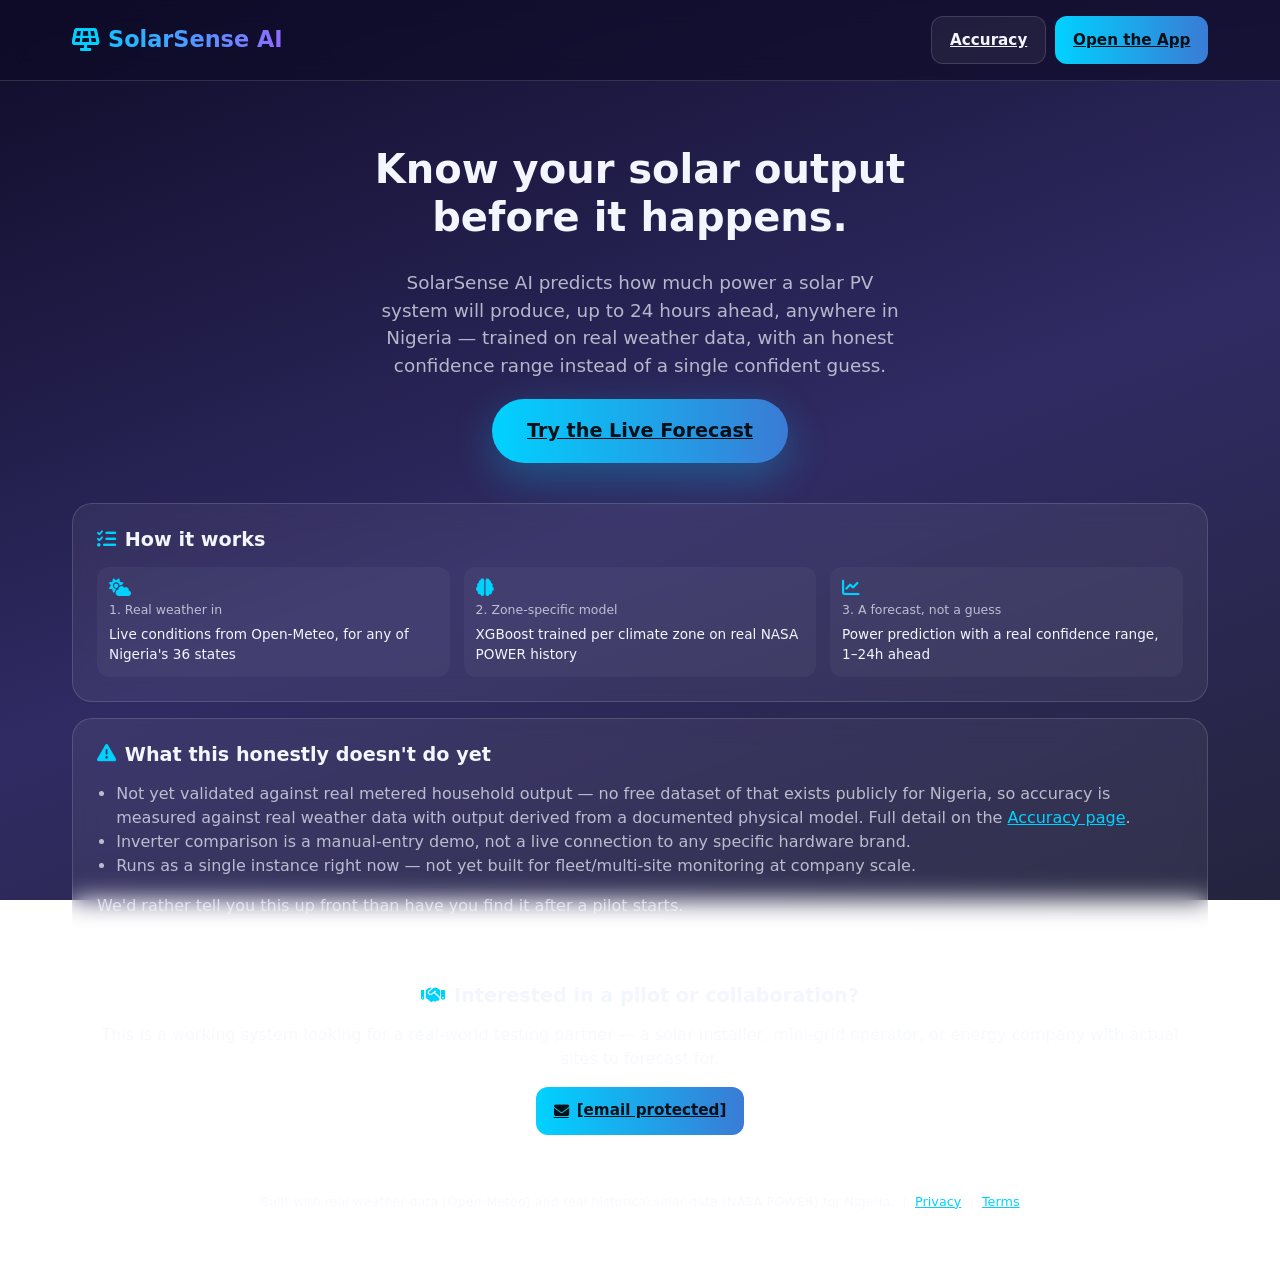
<file: templates/about.html>
<!DOCTYPE html>
<html lang="en">
<head>
<meta charset="UTF-8">
<meta name="viewport" content="width=device-width, initial-scale=1">
<title>SolarSense AI — Solar Power Forecasting for Nigeria</title>
<link rel="stylesheet" href="https://cdn.jsdelivr.net/npm/bootstrap@5.3.3/dist/css/bootstrap.min.css">
<link rel="stylesheet" href="https://cdnjs.cloudflare.com/ajax/libs/font-awesome/6.5.2/css/all.min.css">
<link rel="stylesheet" href="/static/css/style.css">
</head>
<body>
<header class="ss-header">
  <div class="ss-header-inner">
    <a href="/" class="ss-brand" style="text-decoration:none;">
      <i class="fa-solid fa-solar-panel ss-brand-icon"></i> SolarSense AI
    </a>
    <div class="ss-header-actions">
      <a href="/accuracy" class="ss-btn-ghost">Accuracy</a>
      <a href="/" class="ss-btn-primary">Open the App</a>
    </div>
  </div>
</header>

<main class="ss-main">
  <section class="ss-hero" style="max-width:720px;">
    <h1 style="font-weight:800;">Know your solar output before it happens.</h1>
    <p class="ss-tagline">
      SolarSense AI predicts how much power a solar PV system will produce, up to 24 hours ahead,
      anywhere in Nigeria — trained on real weather data, with an honest confidence range instead
      of a single confident guess.
    </p>
    <a href="/" class="ss-hero-btn"><span class="ss-hero-btn-glow"></span> Try the Live Forecast</a>
  </section>

  <div class="ss-dashboard">

    <div class="ss-card">
      <h2 class="ss-card-title"><i class="fa-solid fa-list-check"></i> How it works</h2>
      <div class="ss-conditions-grid">
        <div class="ss-condition"><i class="fa-solid fa-cloud-sun"></i><span class="ss-cond-label">1. Real weather in</span><span class="ss-cond-value" style="font-size:0.85rem;font-weight:500;">Live conditions from Open-Meteo, for any of Nigeria's 36 states</span></div>
        <div class="ss-condition"><i class="fa-solid fa-brain"></i><span class="ss-cond-label">2. Zone-specific model</span><span class="ss-cond-value" style="font-size:0.85rem;font-weight:500;">XGBoost trained per climate zone on real NASA POWER history</span></div>
        <div class="ss-condition"><i class="fa-solid fa-chart-line"></i><span class="ss-cond-label">3. A forecast, not a guess</span><span class="ss-cond-value" style="font-size:0.85rem;font-weight:500;">Power prediction with a real confidence range, 1–24h ahead</span></div>
      </div>
    </div>

    <div class="ss-card">
      <h2 class="ss-card-title"><i class="fa-solid fa-triangle-exclamation"></i> What this honestly doesn't do yet</h2>
      <ul style="color:var(--text-secondary); padding-left:1.2rem;">
        <li>Not yet validated against real metered household output — no free dataset of that exists publicly for Nigeria, so accuracy is measured against real weather data with output derived from a documented physical model. Full detail on the <a href="/accuracy">Accuracy page</a>.</li>
        <li>Inverter comparison is a manual-entry demo, not a live connection to any specific hardware brand.</li>
        <li>Runs as a single instance right now — not yet built for fleet/multi-site monitoring at company scale.</li>
      </ul>
      <p style="color:var(--text-secondary); margin-bottom:0;">We'd rather tell you this up front than have you find it after a pilot starts.</p>
    </div>

    <div class="ss-card ss-card-center">
      <h2 class="ss-card-title"><i class="fa-solid fa-handshake"></i> Interested in a pilot or collaboration?</h2>
      <p style="color:var(--text-secondary)">This is a working system looking for a real-world testing partner — a solar installer, mini-grid operator, or energy company with actual sites to forecast for.</p>
      <a href="mailto:[email protected]" class="ss-btn-primary"><i class="fa-solid fa-envelope"></i> [email protected]</a>
    </div>

  </div>

  <footer class="ss-footer">
    <p>Built with real weather data (Open-Meteo) and real historical solar data (NASA POWER) for Nigeria.
    &nbsp;|&nbsp; <a href="/privacy">Privacy</a> &nbsp;|&nbsp; <a href="/terms">Terms</a></p>
  </footer>
</main>
</body>
</html>
</file>
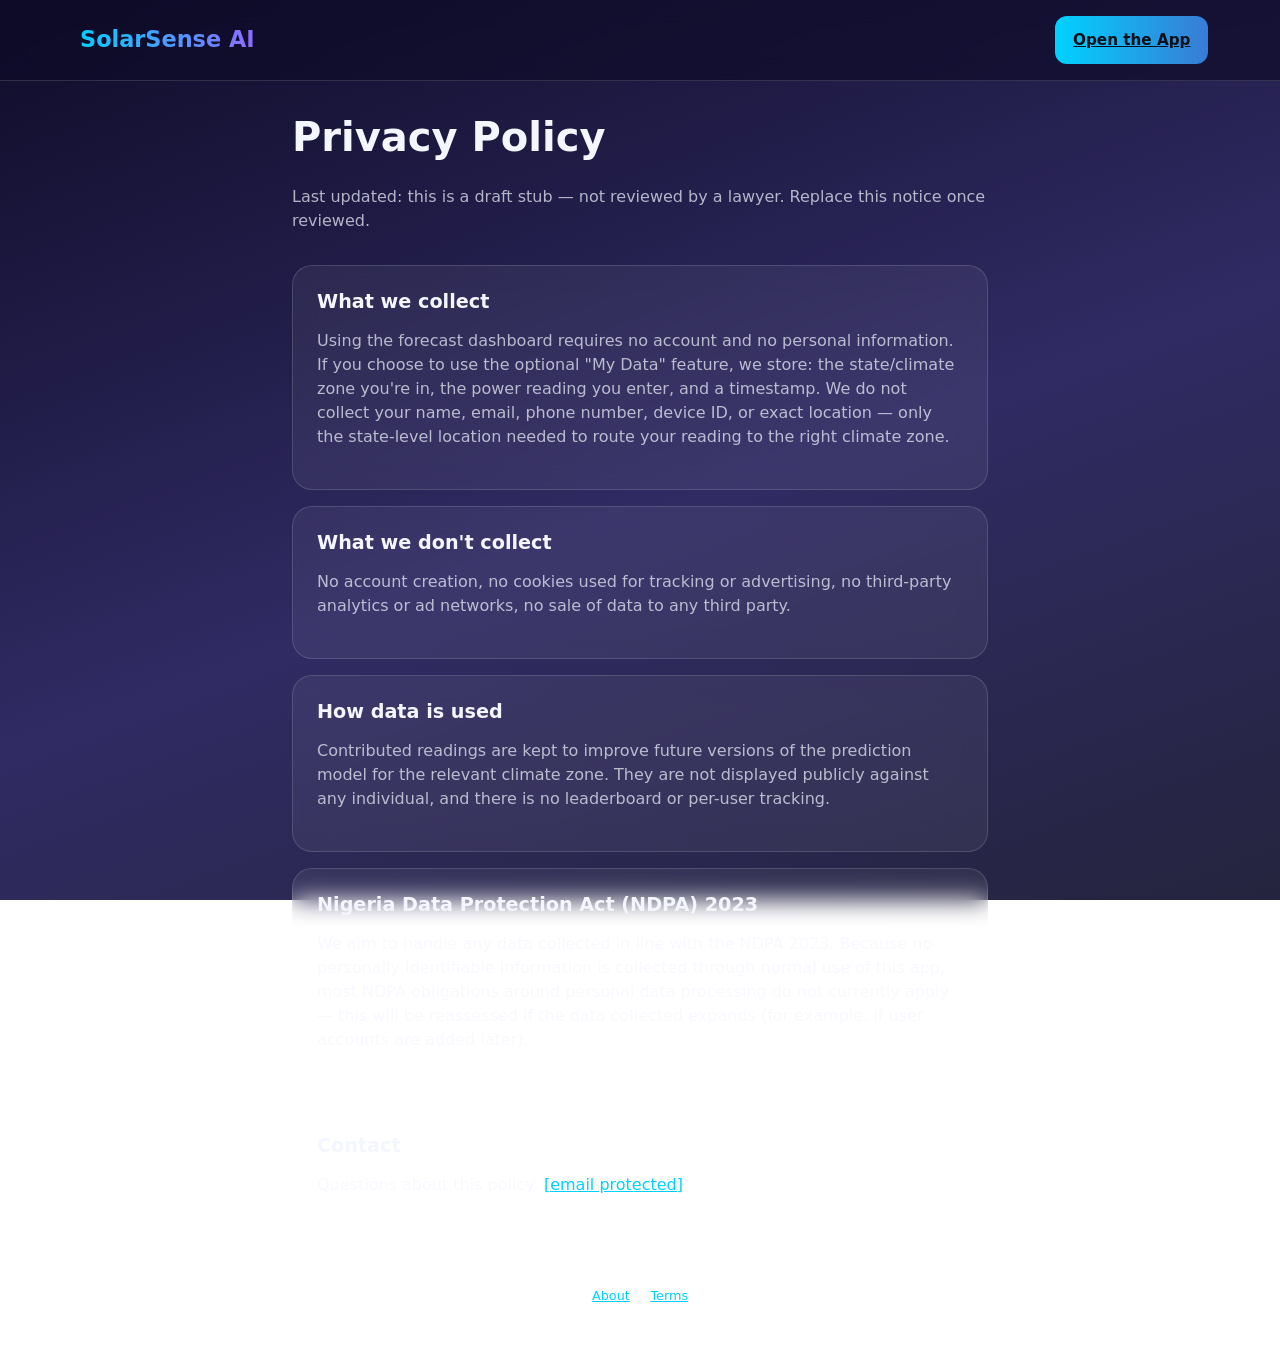
<file: templates/privacy.html>
<!DOCTYPE html>
<html lang="en">
<head>
<meta charset="UTF-8">
<meta name="viewport" content="width=device-width, initial-scale=1">
<title>Privacy Policy — SolarSense AI</title>
<link rel="stylesheet" href="https://cdn.jsdelivr.net/npm/bootstrap@5.3.3/dist/css/bootstrap.min.css">
<link rel="stylesheet" href="/static/css/style.css">
</head>
<body>
<header class="ss-header">
  <div class="ss-header-inner">
    <a href="/" class="ss-brand" style="text-decoration:none;"><i class="fa-solid fa-solar-panel ss-brand-icon"></i> SolarSense AI</a>
    <div class="ss-header-actions"><a href="/" class="ss-btn-primary">Open the App</a></div>
  </div>
</header>
<main class="ss-main">
  <div class="ss-dashboard" style="max-width:760px; margin:2rem auto;">
    <h1 style="font-weight:800;">Privacy Policy</h1>
    <p style="color:var(--text-secondary)">Last updated: this is a draft stub — not reviewed by a lawyer. Replace this notice once reviewed.</p>

    <div class="ss-card">
      <h2 class="ss-card-title">What we collect</h2>
      <p style="color:var(--text-secondary)">
        Using the forecast dashboard requires no account and no personal information. If you choose to
        use the optional "My Data" feature, we store: the state/climate zone you're in, the power reading
        you enter, and a timestamp. We do not collect your name, email, phone number, device ID, or exact
        location — only the state-level location needed to route your reading to the right climate zone.
      </p>
    </div>

    <div class="ss-card">
      <h2 class="ss-card-title">What we don't collect</h2>
      <p style="color:var(--text-secondary)">
        No account creation, no cookies used for tracking or advertising, no third-party analytics or ad
        networks, no sale of data to any third party.
      </p>
    </div>

    <div class="ss-card">
      <h2 class="ss-card-title">How data is used</h2>
      <p style="color:var(--text-secondary)">
        Contributed readings are kept to improve future versions of the prediction model for the relevant
        climate zone. They are not displayed publicly against any individual, and there is no leaderboard
        or per-user tracking.
      </p>
    </div>

    <div class="ss-card">
      <h2 class="ss-card-title">Nigeria Data Protection Act (NDPA) 2023</h2>
      <p style="color:var(--text-secondary)">
        We aim to handle any data collected in line with the NDPA 2023. Because no personally identifiable
        information is collected through normal use of this app, most NDPA obligations around personal
        data processing do not currently apply — this will be reassessed if the data collected expands
        (for example, if user accounts are added later).
      </p>
    </div>

    <div class="ss-card">
      <h2 class="ss-card-title">Contact</h2>
      <p style="color:var(--text-secondary); margin-bottom:0;">Questions about this policy: <a href="mailto:[email protected]">[email protected]</a></p>
    </div>
  </div>
  <footer class="ss-footer"><p><a href="/about">About</a> &nbsp;|&nbsp; <a href="/terms">Terms</a></p></footer>
</main>
</body>
</html>
</file>
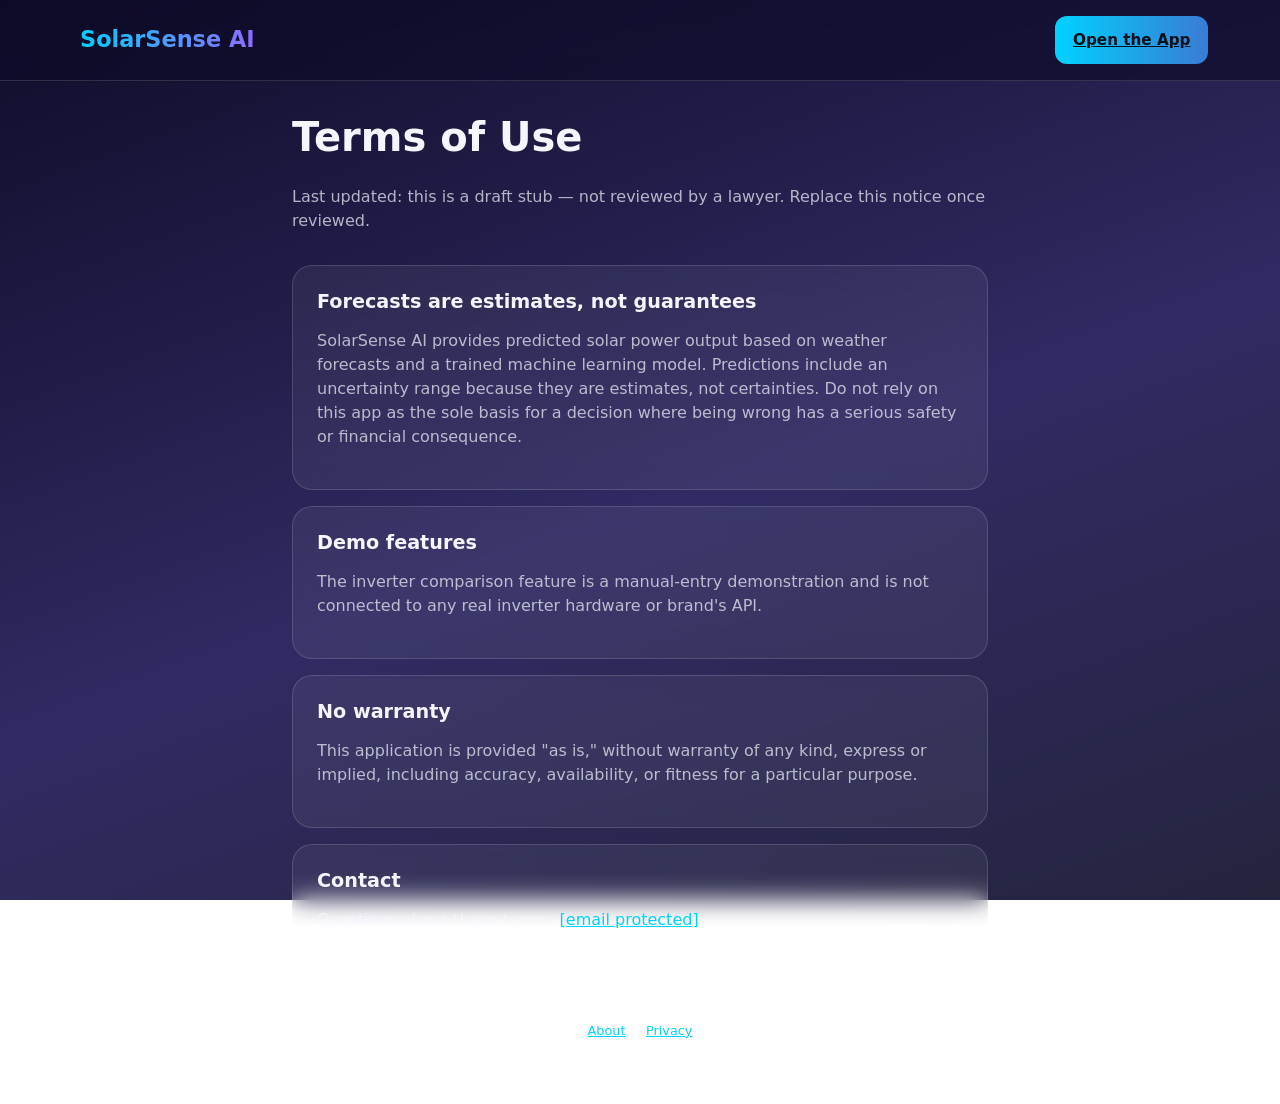
<file: templates/terms.html>
<!DOCTYPE html>
<html lang="en">
<head>
<meta charset="UTF-8">
<meta name="viewport" content="width=device-width, initial-scale=1">
<title>Terms of Use — SolarSense AI</title>
<link rel="stylesheet" href="https://cdn.jsdelivr.net/npm/bootstrap@5.3.3/dist/css/bootstrap.min.css">
<link rel="stylesheet" href="/static/css/style.css">
</head>
<body>
<header class="ss-header">
  <div class="ss-header-inner">
    <a href="/" class="ss-brand" style="text-decoration:none;"><i class="fa-solid fa-solar-panel ss-brand-icon"></i> SolarSense AI</a>
    <div class="ss-header-actions"><a href="/" class="ss-btn-primary">Open the App</a></div>
  </div>
</header>
<main class="ss-main">
  <div class="ss-dashboard" style="max-width:760px; margin:2rem auto;">
    <h1 style="font-weight:800;">Terms of Use</h1>
    <p style="color:var(--text-secondary)">Last updated: this is a draft stub — not reviewed by a lawyer. Replace this notice once reviewed.</p>

    <div class="ss-card">
      <h2 class="ss-card-title">Forecasts are estimates, not guarantees</h2>
      <p style="color:var(--text-secondary)">
        SolarSense AI provides predicted solar power output based on weather forecasts and a trained
        machine learning model. Predictions include an uncertainty range because they are estimates,
        not certainties. Do not rely on this app as the sole basis for a decision where being wrong has
        a serious safety or financial consequence.
      </p>
    </div>

    <div class="ss-card">
      <h2 class="ss-card-title">Demo features</h2>
      <p style="color:var(--text-secondary)">
        The inverter comparison feature is a manual-entry demonstration and is not connected to any real
        inverter hardware or brand's API.
      </p>
    </div>

    <div class="ss-card">
      <h2 class="ss-card-title">No warranty</h2>
      <p style="color:var(--text-secondary)">
        This application is provided "as is," without warranty of any kind, express or implied, including
        accuracy, availability, or fitness for a particular purpose.
      </p>
    </div>

    <div class="ss-card">
      <h2 class="ss-card-title">Contact</h2>
      <p style="color:var(--text-secondary); margin-bottom:0;">Questions about these terms: <a href="mailto:[email protected]">[email protected]</a></p>
    </div>
  </div>
  <footer class="ss-footer"><p><a href="/about">About</a> &nbsp;|&nbsp; <a href="/privacy">Privacy</a></p></footer>
</main>
</body>
</html>
</file>
<file: static/css/style.css>
/* =========================================================================
   style.css
   Mobile-first styling for SolarSense AI.
   Base styles target phones (<=480px); progressively enhanced for tablet
   (>=481px) and desktop (>=992px) via the media queries at the bottom.
   ========================================================================= */

:root {
  --bg-start: #0f0c29;
  --bg-mid: #302b63;
  --bg-end: #24243e;
  --cyan: #00d2ff;
  --blue: #3a7bd5;
  --purple: #8e6bff;
  --glass-bg: rgba(255, 255, 255, 0.06);
  --glass-border: rgba(255, 255, 255, 0.14);
  --text-primary: #f4f6ff;
  --text-secondary: rgba(244, 246, 255, 0.7);
  --radius: clamp(14px, 3vw, 20px);
}

* { box-sizing: border-box; }

html, body {
  margin: 0;
  padding: 0;
  min-height: 100vh;
  font-family: "Inter", system-ui, -apple-system, sans-serif;
  color: var(--text-primary);
  background: linear-gradient(160deg, var(--bg-start) 0%, var(--bg-mid) 55%, var(--bg-end) 100%);
  background-attachment: fixed;
}

.hidden { display: none !important; }

a { color: var(--cyan); }

/* ---------------------------- Header ---------------------------- */
.ss-header {
  position: sticky;
  top: 0;
  z-index: 50;
  backdrop-filter: blur(12px);
  background: rgba(15, 12, 41, 0.65);
  border-bottom: 1px solid var(--glass-border);
}

.ss-header-inner {
  max-width: 1200px;
  margin: 0 auto;
  padding: clamp(0.6rem, 2vw, 1rem) clamp(1rem, 4vw, 2rem);
  display: flex;
  align-items: center;
  justify-content: space-between;
  gap: 0.75rem;
}

.ss-brand {
  font-weight: 800;
  font-size: clamp(1.05rem, 3vw, 1.4rem);
  display: flex;
  align-items: center;
  gap: 0.5rem;
  background: linear-gradient(90deg, var(--cyan), var(--purple));
  -webkit-background-clip: text;
  background-clip: text;
  color: transparent;
}

.ss-brand-icon { color: var(--cyan); -webkit-text-fill-color: var(--cyan); }

.ss-header-actions {
  display: flex;
  align-items: center;
  gap: 0.6rem;
  flex-wrap: wrap;
}

.ss-lang-select {
  min-height: 44px;
  border-radius: 10px;
  background: var(--glass-bg);
  border: 1px solid var(--glass-border);
  color: var(--text-primary);
  padding: 0 0.6rem;
  font-size: 0.9rem;
}

/* ---------------------------- Buttons ---------------------------- */
.ss-btn-primary, .ss-btn-ghost {
  min-height: 48px;
  min-width: 48px;
  border-radius: 12px;
  border: none;
  padding: 0.65rem 1.1rem;
  font-weight: 600;
  font-size: 0.95rem;
  cursor: pointer;
  display: inline-flex;
  align-items: center;
  justify-content: center;
  gap: 0.5rem;
  transition: transform 0.15s ease, box-shadow 0.15s ease, opacity 0.15s ease;
}

.ss-btn-primary {
  background: linear-gradient(90deg, var(--cyan), var(--blue));
  color: #061019;
}

.ss-btn-primary:hover { transform: translateY(-2px); box-shadow: 0 10px 24px rgba(0, 210, 255, 0.25); }

.ss-btn-ghost {
  background: var(--glass-bg);
  border: 1px solid var(--glass-border);
  color: var(--text-primary);
}

.ss-btn-ghost:hover { background: rgba(255, 255, 255, 0.12); }

/* ---------------------------- Hero ---------------------------- */
.ss-hero {
  max-width: 720px;
  margin: 0 auto;
  padding: clamp(2rem, 8vw, 4rem) 1.25rem clamp(1.5rem, 5vw, 2.5rem);
  text-align: center;
  display: flex;
  flex-direction: column;
  align-items: center;
  gap: 1.25rem;
}

.ss-tagline {
  color: var(--text-secondary);
  font-size: clamp(0.95rem, 3vw, 1.15rem);
  max-width: 46ch;
  margin: 0;
}

.ss-hero-btn {
  position: relative;
  min-height: 64px;
  padding: 1rem 2.2rem;
  border-radius: 999px;
  border: none;
  background: linear-gradient(90deg, var(--cyan), var(--blue));
  color: #061019;
  font-size: clamp(1rem, 3.2vw, 1.2rem);
  font-weight: 800;
  cursor: pointer;
  display: inline-flex;
  align-items: center;
  gap: 0.7rem;
  box-shadow: 0 14px 40px rgba(0, 210, 255, 0.28);
  transition: transform 0.2s ease;
}

.ss-hero-btn:hover { transform: translateY(-3px) scale(1.02); }

.ss-hero-btn-glow {
  position: absolute;
  inset: -6px;
  border-radius: 999px;
  z-index: -1;
  background: linear-gradient(90deg, var(--cyan), var(--purple));
  filter: blur(18px);
  opacity: 0.55;
  animation: pulse-glow 2.4s ease-in-out infinite;
}

@keyframes pulse-glow {
  0%, 100% { opacity: 0.35; transform: scale(0.97); }
  50% { opacity: 0.7; transform: scale(1.05); }
}

.ss-locate-status, .ss-location-label {
  display: flex;
  align-items: center;
  gap: 0.6rem;
  color: var(--text-secondary);
}

.ss-location-label { font-weight: 600; color: var(--text-primary); }

.ss-spinner {
  width: 20px;
  height: 20px;
  border-radius: 50%;
  border: 3px solid rgba(255, 255, 255, 0.2);
  border-top-color: var(--cyan);
  animation: spin 0.8s linear infinite;
}

@keyframes spin { to { transform: rotate(360deg); } }

.ss-city-search {
  width: 100%;
  max-width: 420px;
  display: flex;
  flex-direction: column;
  gap: 0.6rem;
}

.ss-warning-text { color: #ffb454; font-size: 0.9rem; margin: 0; }

.ss-search-box {
  display: flex;
  align-items: center;
  gap: 0.6rem;
  background: var(--glass-bg);
  border: 1px solid var(--glass-border);
  border-radius: 12px;
  padding: 0.7rem 1rem;
  backdrop-filter: blur(12px);
}

.ss-search-box input {
  background: transparent;
  border: none;
  outline: none;
  color: var(--text-primary);
  font-size: 1rem;
  width: 100%;
  min-height: 24px;
}

.ss-city-results {
  list-style: none;
  margin: 0;
  padding: 0;
  text-align: left;
  border-radius: 12px;
  overflow: hidden;
}

.ss-city-results li {
  padding: 0.75rem 1rem;
  background: var(--glass-bg);
  border-bottom: 1px solid var(--glass-border);
  cursor: pointer;
  min-height: 48px;
  display: flex;
  align-items: center;
}

.ss-city-results li:hover { background: rgba(255, 255, 255, 0.14); }

/* ---------------------------- Dashboard layout ---------------------------- */
.ss-main { padding-bottom: 2rem; }

.ss-dashboard {
  max-width: 1200px;
  margin: 0 auto;
  padding: 0 1rem;
  display: flex;
  flex-direction: column;
  gap: 1rem;
}

.ss-grid {
  display: grid;
  gap: 1rem;
  grid-template-columns: 1fr;
}

/* ---------------------------- Cards (glassmorphism) ---------------------------- */
.ss-card {
  background: var(--glass-bg);
  border: 1px solid var(--glass-border);
  border-radius: var(--radius);
  padding: clamp(1rem, 3vw, 1.5rem);
  backdrop-filter: blur(12px);
  -webkit-backdrop-filter: blur(12px);
  transition: transform 0.2s ease, box-shadow 0.2s ease;
}

.ss-card:hover { box-shadow: 0 12px 32px rgba(0, 0, 0, 0.25); }

.ss-card-center { display: flex; flex-direction: column; align-items: center; text-align: center; }

.ss-card-title {
  font-size: clamp(1rem, 3vw, 1.2rem);
  font-weight: 700;
  margin: 0 0 1rem;
  display: flex;
  align-items: center;
  gap: 0.55rem;
}

.ss-card-title i { color: var(--cyan); }

/* ---------------------------- Banners ---------------------------- */
.ss-banner {
  display: flex;
  align-items: center;
  gap: 0.6rem;
  padding: 0.85rem 1.1rem;
  border-radius: var(--radius);
  background: var(--glass-bg);
  border: 1px solid var(--glass-border);
}

.ss-banner-error { border-color: rgba(255, 99, 132, 0.5); color: #ffb4c0; }
.ss-banner-nowcast { border-color: rgba(255, 180, 84, 0.5); color: #ffd08a; }

/* ---------------------------- Conditions grid ---------------------------- */
.ss-conditions-grid {
  display: grid;
  grid-template-columns: repeat(2, 1fr);
  gap: 0.85rem;
}

.ss-condition {
  display: flex;
  flex-direction: column;
  gap: 0.25rem;
  background: rgba(255, 255, 255, 0.04);
  border-radius: 12px;
  padding: 0.75rem;
}

.ss-condition i { color: var(--cyan); font-size: 1.1rem; }
.ss-cond-label { font-size: 0.78rem; color: var(--text-secondary); }
.ss-cond-value { font-size: 1.05rem; font-weight: 700; }

/* ---------------------------- Gauge ---------------------------- */
.ss-gauge-wrap {
  position: relative;
  width: 100%;
  max-width: 260px;
  aspect-ratio: 2 / 1.15;
}

.ss-gauge-value {
  position: absolute;
  bottom: 4%;
  left: 50%;
  transform: translateX(-50%);
  font-size: clamp(1.3rem, 5vw, 1.8rem);
  font-weight: 800;
  color: var(--cyan);
}

/* ---------------------------- Savings ---------------------------- */
.ss-savings-card {
  display: flex;
  align-items: center;
  gap: 1rem;
  background: linear-gradient(120deg, rgba(0, 210, 255, 0.12), rgba(142, 107, 255, 0.12));
}

.ss-savings-icon { font-size: 2rem; color: var(--cyan); }
.ss-savings-value { font-size: 1.4rem; font-weight: 800; color: var(--cyan); }

/* ---------------------------- Charts ---------------------------- */
.ss-chart-wrap {
  position: relative;
  width: 100%;
  max-width: 100%;
  height: auto;
  aspect-ratio: 16 / 9;
}

.ss-chart-wrap canvas { max-width: 100%; height: 100% !important; }

/* ---------------------------- Forms ---------------------------- */
.ss-form-grid {
  display: grid;
  grid-template-columns: 1fr;
  gap: 0.9rem;
  margin-bottom: 1rem;
}

.ss-field { display: flex; flex-direction: column; gap: 0.35rem; font-size: 0.85rem; color: var(--text-secondary); }
.ss-field-wide { grid-column: 1 / -1; }

.ss-field input, .ss-field select {
  min-height: 48px;
  border-radius: 10px;
  border: 1px solid var(--glass-border);
  background: rgba(255, 255, 255, 0.05);
  color: var(--text-primary);
  padding: 0 0.8rem;
  font-size: 1rem;
}

.ss-field input[type="range"] { padding: 0; background: transparent; }

.ss-inverter-result {
  display: flex;
  flex-direction: column;
  gap: 0.4rem;
  background: rgba(255, 255, 255, 0.05);
  border-radius: 10px;
  padding: 0.8rem 1rem;
  font-size: 0.95rem;
}

/* ---------------------------- Tables ---------------------------- */
.ss-table-wrap { overflow-x: auto; }

.ss-table {
  width: 100%;
  border-collapse: collapse;
  font-size: 0.9rem;
}

.ss-table th, .ss-table td {
  text-align: left;
  padding: 0.6rem 0.5rem;
  border-bottom: 1px solid var(--glass-border);
  white-space: nowrap;
}

.ss-table th { color: var(--text-secondary); font-weight: 600; }

/* ---------------------------- Footer ---------------------------- */
.ss-footer {
  text-align: center;
  color: var(--text-secondary);
  font-size: 0.8rem;
  padding: 2rem 1rem 1rem;
}

/* ---------------------------- Nigeria badge ---------------------------- */
.ss-ng-badge {
  display: inline-flex;
  align-items: center;
  gap: 0.3rem;
  background: rgba(63, 174, 98, 0.16);
  border: 1px solid rgba(63, 174, 98, 0.4);
  color: #8fe3ac;
  font-size: 0.7rem;
  font-weight: 700;
  padding: 0.2rem 0.55rem;
  border-radius: 999px;
  -webkit-text-fill-color: #8fe3ac;
}

/* ---------------------------- Location card ---------------------------- */
.ss-loc-card { max-width: 640px; margin: 0 auto 1.2rem; }

.ss-loc-tabs { display: flex; gap: 0.5rem; margin-bottom: 0.9rem; }

.ss-loc-tab {
  flex: 1;
  min-height: 46px;
  border-radius: 10px;
  border: 1px solid var(--glass-border);
  background: transparent;
  color: var(--text-secondary);
  font-weight: 600;
  cursor: pointer;
  display: flex;
  align-items: center;
  justify-content: center;
  gap: 0.4rem;
  font-size: 0.85rem;
}

.ss-loc-tab.active {
  background: linear-gradient(90deg, var(--cyan), var(--blue));
  color: #061019;
  border-color: transparent;
}

.ss-hero-btn-inline {
  width: 100%;
  min-height: 52px;
  font-size: 1rem;
  padding: 0.8rem 1.4rem;
  border-radius: 12px;
  justify-content: center;
}

.ss-loc-note { color: var(--text-secondary); font-size: 0.82rem; margin: 0.6rem 0 0; }

/* ---------------------------- Page tabs (Dashboard / My Data) ---------------------------- */
.ss-tabbar {
  display: flex;
  gap: 1.4rem;
  border-bottom: 1px solid var(--glass-border);
  margin-bottom: 0.2rem;
}

.ss-tabbtn {
  background: none;
  border: none;
  color: var(--text-secondary);
  font-weight: 700;
  font-size: 0.95rem;
  padding: 0.6rem 0.1rem;
  cursor: pointer;
  border-bottom: 3px solid transparent;
  min-height: 44px;
}

.ss-tabbtn.active { color: var(--text-primary); border-color: var(--cyan); }

/* ---------------------------- Summary strip ---------------------------- */
.ss-strip { display: grid; grid-template-columns: repeat(3, 1fr); gap: 0.7rem; margin-bottom: 0.2rem; }

.ss-strip-cell {
  background: var(--glass-bg);
  border: 1px solid var(--glass-border);
  border-radius: 14px;
  padding: 0.8rem;
  text-align: center;
}

.ss-strip-lbl { display: block; font-size: 0.7rem; color: var(--text-secondary); }
.ss-strip-val { display: block; font-size: 1.1rem; font-weight: 800; margin-top: 0.15rem; }
.ss-strip-cell.g .ss-strip-val { color: var(--cyan); }
.ss-strip-cell.p .ss-strip-val { color: #ff8fa3; }

/* ---------------------------- Range sliders ---------------------------- */
.ss-range-row { display: flex; align-items: center; gap: 0.6rem; }
.ss-range-row input[type="range"] { flex: 1; padding: 0; background: transparent; min-height: 44px; }
.ss-range-val { min-width: 44px; text-align: right; color: var(--text-primary); font-weight: 700; font-size: 0.95rem; }

/* ---------------------------- Pending / demo tag ---------------------------- */
.ss-card-pending { border-color: rgba(255, 180, 84, 0.45); }
.ss-tag {
  background: rgba(255, 180, 84, 0.15);
  color: #ffd08a;
  font-size: 0.68rem;
  font-weight: 700;
  padding: 0.15rem 0.5rem;
  border-radius: 999px;
  margin-left: 0.3rem;
}

/* ---------------------------- My Data stat ---------------------------- */
.ss-mydata-stat {
  display: flex;
  align-items: center;
  gap: 0.8rem;
  background: rgba(63, 174, 98, 0.1);
  border-color: rgba(63, 174, 98, 0.35);
}
.ss-mydata-stat i { font-size: 1.5rem; color: #8fe3ac; }
.ss-mydata-stat strong { color: #8fe3ac; }

/* =========================================================================
   Tablet breakpoint
   ========================================================================= */
@media (min-width: 481px) {
  .ss-form-grid { grid-template-columns: 1fr 1fr; }
  .ss-conditions-grid { grid-template-columns: repeat(3, 1fr); }
}

/* =========================================================================
   Desktop breakpoint
   ========================================================================= */
@media (min-width: 992px) {
  .ss-grid-2 { grid-template-columns: 1fr 1fr; }
  .ss-form-grid { grid-template-columns: repeat(3, 1fr); }
  .ss-conditions-grid { grid-template-columns: repeat(3, 1fr); }
  .ss-dashboard { padding: 0 2rem; }
}
</file>
